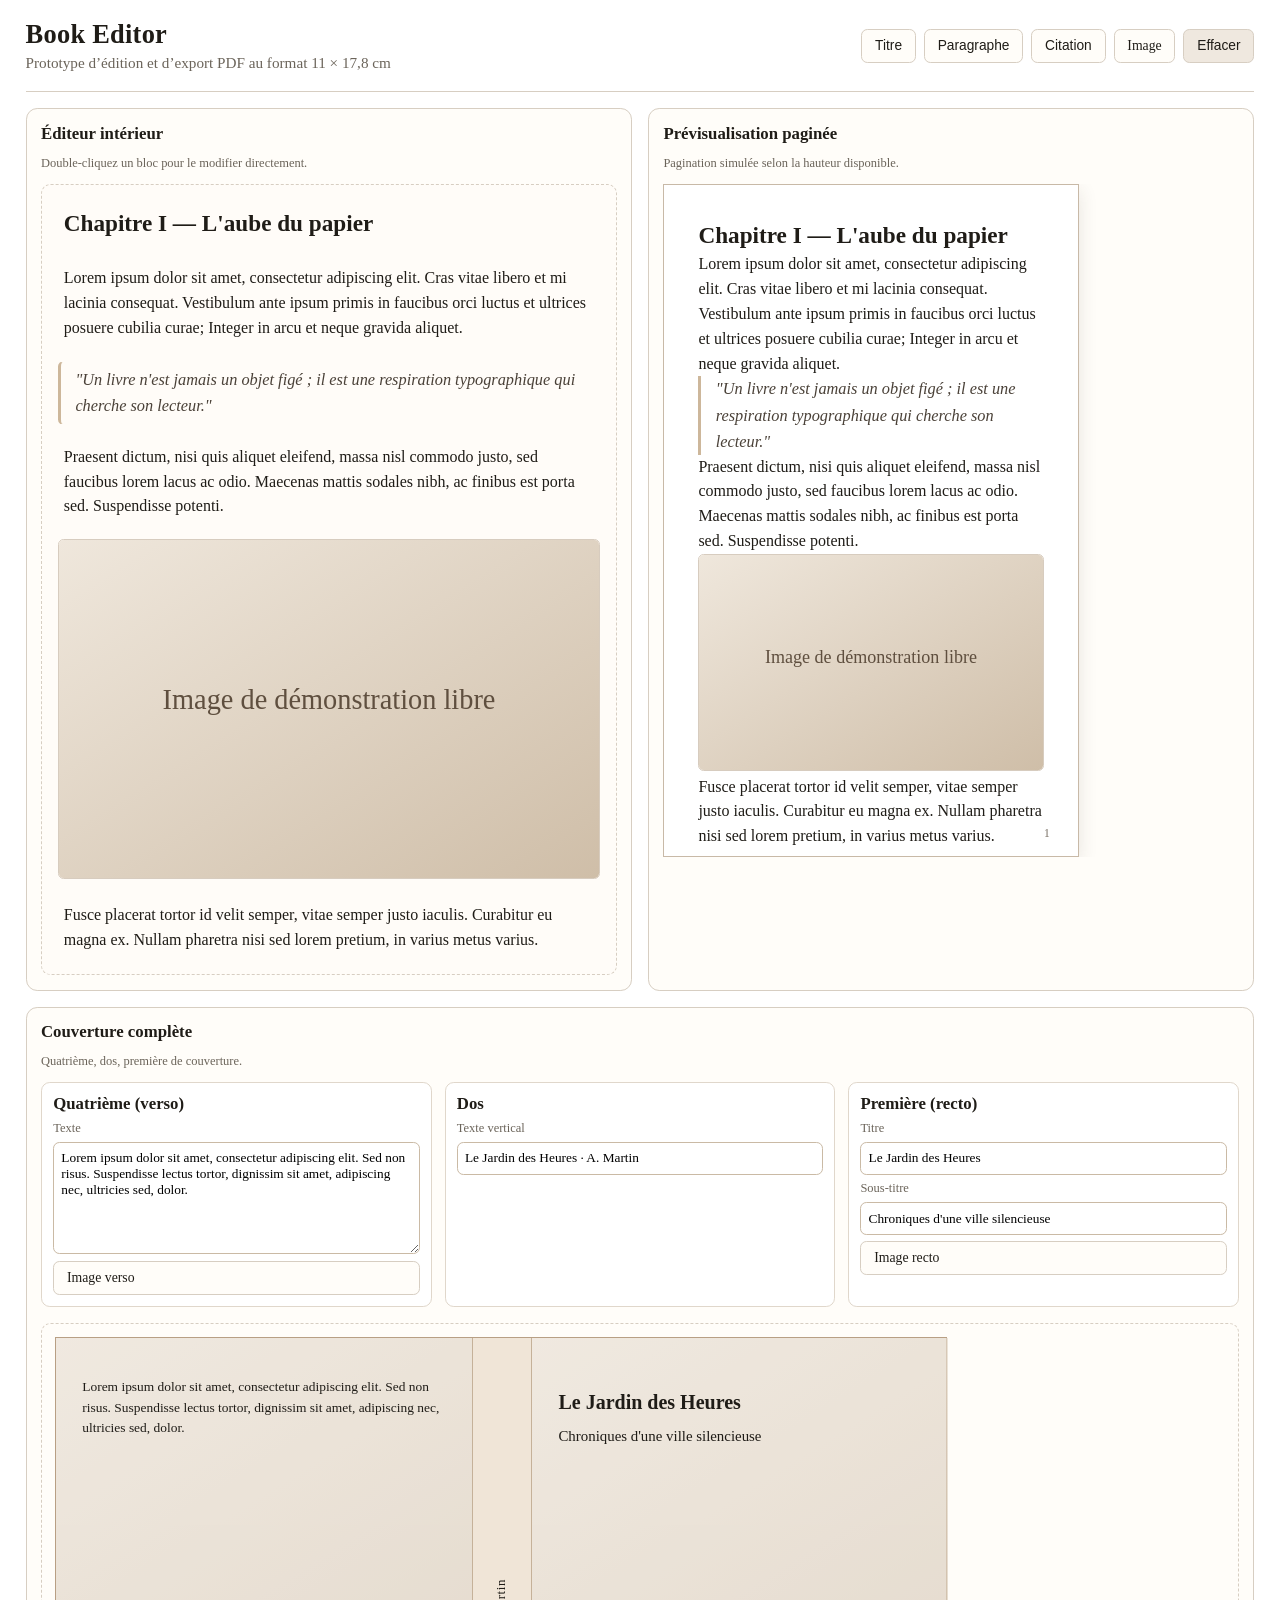
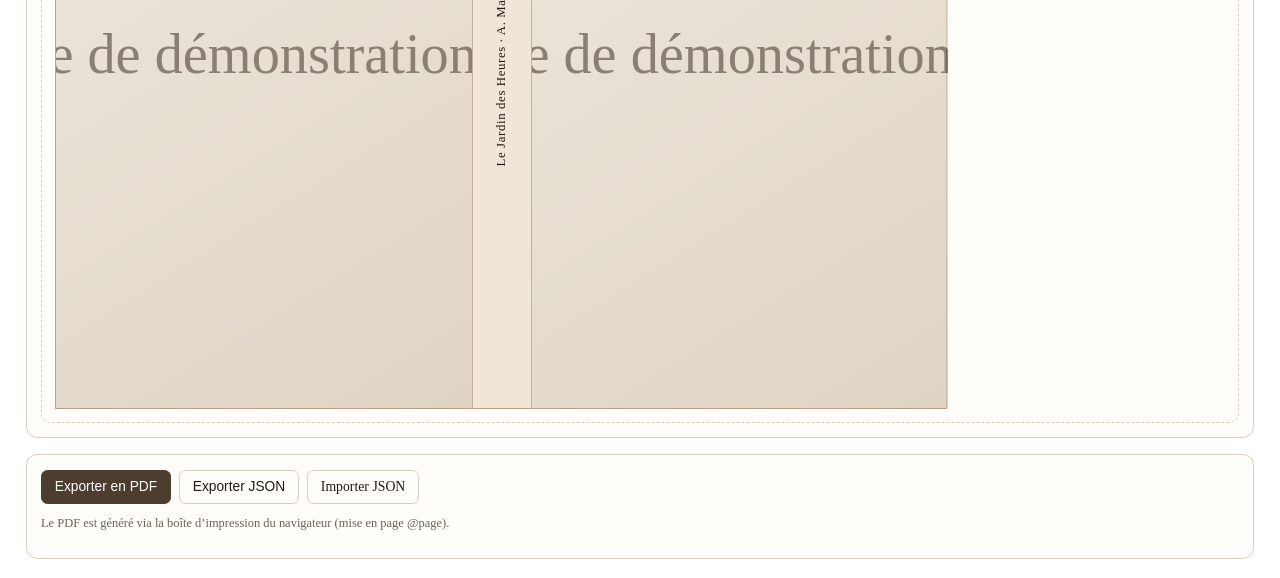
<file: book-editor/index.html>
<!DOCTYPE html>
<html lang="fr">
  <head>
    <meta charset="UTF-8" />
    <meta name="viewport" content="width=device-width, initial-scale=1.0" />
    <title>Book Editor — 11 × 17,8 cm</title>
    <link rel="stylesheet" href="style.css" />
  </head>
  <body class="bg-paper text-ink">
    <header class="app-header border-b">
      <div>
        <h1 class="text-2xl font-serif">Book Editor</h1>
        <p class="text-sm text-muted">
          Prototype d’édition et d’export PDF au format 11 × 17,8 cm
        </p>
      </div>
      <div class="toolbar">
        <button id="addTitle" class="btn">Titre</button>
        <button id="addParagraph" class="btn">Paragraphe</button>
        <button id="addQuote" class="btn">Citation</button>
        <label class="btn file-btn" for="insertImageInput">Image</label>
        <input id="insertImageInput" type="file" accept="image/*" hidden />
        <button id="clearContent" class="btn btn-muted">Effacer</button>
      </div>
    </header>

    <main class="layout">
      <section class="panel editor-panel">
        <div class="panel-title">
          <h2>Éditeur intérieur</h2>
          <p class="text-xs text-muted">
            Double-cliquez un bloc pour le modifier directement.
          </p>
        </div>
        <div id="editorCanvas" class="editor-canvas"></div>
      </section>

      <section class="panel preview-panel">
        <div class="panel-title">
          <h2>Prévisualisation paginée</h2>
          <p class="text-xs text-muted">Pagination simulée selon la hauteur disponible.</p>
        </div>
        <div id="previewPages" class="preview-pages"></div>
      </section>
    </main>

    <section class="cover-area panel">
      <div class="panel-title">
        <h2>Couverture complète</h2>
        <p class="text-xs text-muted">Quatrième, dos, première de couverture.</p>
      </div>
      <div class="cover-grid">
        <article class="cover-column">
          <h3>Quatrième (verso)</h3>
          <label class="field-label">Texte</label>
          <textarea id="backText" class="cover-textarea"></textarea>
          <label class="btn file-btn" for="backImageInput">Image verso</label>
          <input id="backImageInput" type="file" accept="image/*" hidden />
        </article>

        <article class="cover-column">
          <h3>Dos</h3>
          <label class="field-label">Texte vertical</label>
          <input id="spineText" class="cover-input" type="text" />
        </article>

        <article class="cover-column">
          <h3>Première (recto)</h3>
          <label class="field-label">Titre</label>
          <input id="frontTitle" class="cover-input" type="text" />
          <label class="field-label">Sous-titre</label>
          <input id="frontSubtitle" class="cover-input" type="text" />
          <label class="btn file-btn" for="frontImageInput">Image recto</label>
          <input id="frontImageInput" type="file" accept="image/*" hidden />
        </article>
      </div>
      <div id="coverPreview" class="cover-preview"></div>
    </section>

    <footer class="app-footer panel">
      <div class="actions">
        <button id="exportPdf" class="btn btn-primary">Exporter en PDF</button>
        <button id="exportJson" class="btn">Exporter JSON</button>
        <label class="btn file-btn" for="importJsonInput">Importer JSON</label>
        <input id="importJsonInput" type="file" accept="application/json" hidden />
      </div>
      <p class="text-xs text-muted">
        Le PDF est généré via la boîte d’impression du navigateur (mise en page @page).
      </p>
    </footer>

    <template id="blockTemplate">
      <div class="editable-block" contenteditable="true"></div>
    </template>

    <script src="script.js"></script>
  </body>
</html>
</file>
<file: book-editor/style.css>
/*
  Tailwind-inspired utility layer (autonome) + styles de l'application.
  Les unités physiques en cm sont utilisées pour garantir une prévisualisation fidèle.
*/

:root {
  --paper: #f9f5ef;
  --panel: #fffdf9;
  --ink: #1f1c17;
  --muted: #6b645a;
  --border: #d7cec2;
  --accent: #4c3d2e;
  --accent-soft: #efe8df;
  --book-w: 11cm;
  --book-h: 17.8cm;
  --spine-w: 1.6cm;
}

* {
  box-sizing: border-box;
}

body {
  margin: 0;
  min-height: 100vh;
  font-family: "Georgia", "Times New Roman", serif;
  color: var(--ink);
  background: linear-gradient(180deg, #fbf8f2 0%, #f0e8dc 100%);
}

.bg-paper { background: transparent; }
.text-ink { color: var(--ink); }
.text-2xl { font-size: 1.65rem; margin: 0; }
.text-sm { font-size: 0.95rem; margin: 0.25rem 0 0; }
.text-xs { font-size: 0.78rem; }
.font-serif { letter-spacing: 0.01em; }
.text-muted { color: var(--muted); }
.border-b { border-bottom: 1px solid var(--border); }

.app-header,
.layout,
.cover-area,
.app-footer {
  width: min(1400px, 96vw);
  margin: 0 auto;
}

.app-header {
  display: flex;
  flex-wrap: wrap;
  justify-content: space-between;
  align-items: center;
  gap: 1rem;
  padding: 1.2rem 0;
}

.toolbar,
.actions {
  display: flex;
  gap: 0.5rem;
  flex-wrap: wrap;
}

.btn {
  border: 1px solid var(--border);
  background: var(--panel);
  color: var(--ink);
  padding: 0.5rem 0.8rem;
  border-radius: 0.4rem;
  font-size: 0.86rem;
  cursor: pointer;
}

.btn:hover {
  border-color: #b5a998;
  background: #fff;
}

.btn-primary {
  background: var(--accent);
  color: #fff;
  border-color: var(--accent);
}

.btn-primary:hover {
  background: #2f251c;
}

.btn-muted {
  background: var(--accent-soft);
}

.layout {
  display: grid;
  grid-template-columns: minmax(280px, 1fr) minmax(280px, 1fr);
  gap: 1rem;
  margin-top: 1rem;
}

.panel {
  background: var(--panel);
  border: 1px solid var(--border);
  border-radius: 0.7rem;
  padding: 0.9rem;
}

.panel-title h2,
.cover-column h3 {
  margin: 0;
  font-size: 1.05rem;
}

.panel-title {
  margin-bottom: 0.8rem;
}

.editor-canvas {
  min-height: 70vh;
  border: 1px dashed var(--border);
  border-radius: 0.6rem;
  padding: 1rem;
  display: flex;
  flex-direction: column;
  gap: 0.9rem;
  background: #fffcf8;
}

.editable-block {
  outline: none;
  border: 1px solid transparent;
  border-radius: 0.35rem;
  padding: 0.3rem;
}

.editable-block:focus {
  border-color: #cfbea7;
  background: #fff;
}

.block-title { font-size: 1.45rem; font-weight: 700; margin: 0.2rem 0; }
.block-paragraph { font-size: 1rem; line-height: 1.55; }
.block-quote {
  font-size: 1.02rem;
  line-height: 1.6;
  border-left: 3px solid #cdb79b;
  padding-left: 0.9rem;
  color: #4a4138;
  font-style: italic;
}

.block-image {
  max-width: 100%;
  border-radius: 0.35rem;
  border: 1px solid #d7ccbf;
}

.preview-pages {
  min-height: 70vh;
  overflow: auto;
  display: flex;
  flex-wrap: wrap;
  gap: 1rem;
  align-items: flex-start;
  align-content: flex-start;
}

.book-page {
  width: var(--book-w);
  height: var(--book-h);
  background: #fff;
  border: 1px solid #c8b9a7;
  box-shadow: 0 6px 18px rgba(62, 47, 31, 0.12);
  overflow: hidden;
  padding: 0.9cm;
  position: relative;
}

.book-page-number {
  position: absolute;
  bottom: 0.45cm;
  right: 0.75cm;
  font-size: 0.72rem;
  color: #776e62;
}

.cover-area {
  margin-top: 1rem;
}

.cover-grid {
  display: grid;
  grid-template-columns: repeat(3, minmax(200px, 1fr));
  gap: 0.8rem;
}

.cover-column {
  border: 1px solid #e0d7cb;
  border-radius: 0.55rem;
  padding: 0.7rem;
  background: #fff;
  display: flex;
  flex-direction: column;
  gap: 0.4rem;
}

.cover-input,
.cover-textarea {
  width: 100%;
  border: 1px solid #cabaa5;
  border-radius: 0.4rem;
  padding: 0.45rem;
  font-family: inherit;
}

.cover-textarea {
  min-height: 7rem;
  resize: vertical;
}

.field-label {
  font-size: 0.78rem;
  color: var(--muted);
}

.cover-preview {
  margin-top: 1rem;
  border: 1px dashed var(--border);
  border-radius: 0.6rem;
  padding: 0.8rem;
  overflow-x: auto;
}

.cover-sheet {
  width: calc(var(--book-w) * 2 + var(--spine-w));
  height: var(--book-h);
  display: grid;
  grid-template-columns: var(--book-w) var(--spine-w) var(--book-w);
  background: #fff;
  border: 1px solid #b89f84;
}

.cover-panel,
.spine-panel {
  position: relative;
  overflow: hidden;
  padding: 0.7cm;
}

.cover-panel img {
  position: absolute;
  inset: 0;
  width: 100%;
  height: 100%;
  object-fit: cover;
  opacity: 0.72;
}

.cover-text-layer {
  position: relative;
  z-index: 2;
}

.front-title { font-size: 1.25rem; font-weight: 700; margin-bottom: 0.4rem; }
.front-subtitle { font-size: 0.93rem; }
.back-text { font-size: 0.84rem; line-height: 1.5; }

.spine-panel {
  background: #f0e5d7;
  border-left: 1px solid #c5b199;
  border-right: 1px solid #c5b199;
  display: flex;
  justify-content: center;
  align-items: center;
}

.spine-text {
  writing-mode: vertical-rl;
  transform: rotate(180deg);
  letter-spacing: 0.05em;
  font-size: 0.8rem;
  text-align: center;
}

.app-footer {
  margin-top: 1rem;
  margin-bottom: 1.2rem;
}

@media (max-width: 1100px) {
  .layout { grid-template-columns: 1fr; }
  .cover-grid { grid-template-columns: 1fr; }
}

@media print {
  body {
    background: #fff;
  }

  .app-header,
  .layout,
  .cover-area,
  .app-footer {
    width: 100%;
    margin: 0;
    border: none;
    box-shadow: none;
  }

  .editor-panel,
  .preview-panel,
  .cover-area .panel-title,
  .toolbar,
  .actions,
  .text-muted,
  .field-label,
  .btn,
  .file-btn {
    display: none !important;
  }

  .preview-pages {
    display: block;
    min-height: auto;
  }

  .book-page {
    margin: 0;
    box-shadow: none;
    border: none;
    page-break-after: always;
  }

  .book-page:last-child {
    page-break-after: auto;
  }

  .cover-preview {
    border: none;
    padding: 0;
    margin-top: 1rem;
    page-break-before: always;
  }

  .cover-sheet {
    border: none;
    page-break-after: auto;
  }

  @page {
    size: 11cm 17.8cm;
    margin: 0;
  }
}
</file>
